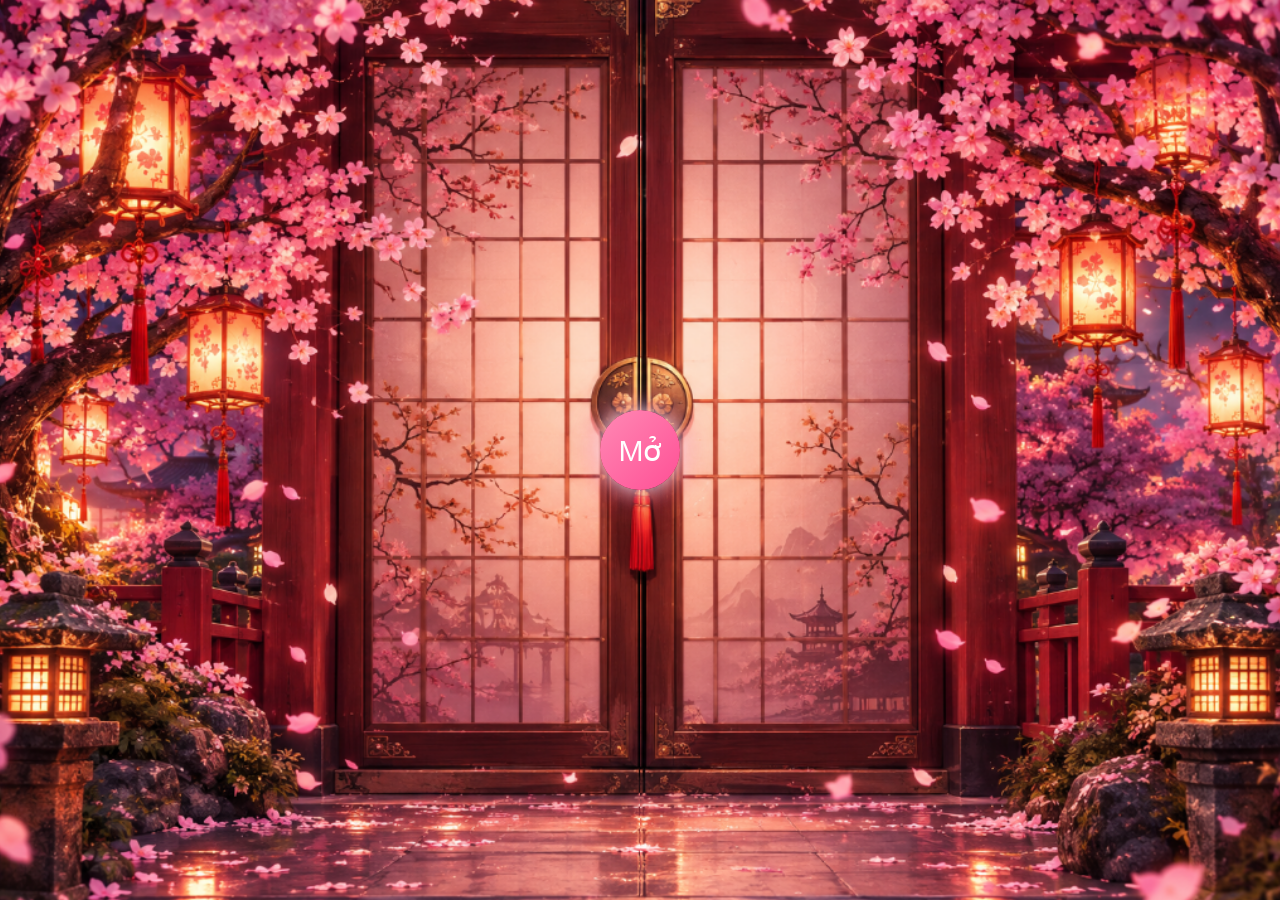
<file: index.html>
<!DOCTYPE html>
<html lang="vi">
<head>
<meta charset="UTF-8">
<meta name="viewport" content="width=device-width, initial-scale=1.0">

<title>Tạm Biệt Hương</title>

<link href="https://fonts.googleapis.com/css2?family=Dancing+Script:wght@700&family=Quicksand:wght@400;600&display=swap" rel="stylesheet">

<link rel="stylesheet" href="css/index.css">
</head>

<body>

<audio id="bgMusic">
    <source src="./img/naruto-main-theme_WWNB6pAx.mp3" type="audio/mpeg">
</audio>

<div id="intro">

    <div class="door left"></div>
    <div class="door right"></div>

    <button id="unlockBtn">
        Mở
    </button>

</div>


<div id="passwordModal">

    <div class="password-box">

        <h2>🌸 Đang Khóa 🌸</h2>

        <p>Nhập sai ăn bọp tay</p>

        <div class="password-input">

            <input
                type="password"
                id="doorPassword"
                placeholder="Mật khẩu"
            >

            <button id="togglePassword">
                👁
            </button>

        </div>

        <p id="passwordError"></p>

        <button id="confirmPassword">
            Mở Cửa
        </button>

    </div>

</div>


<div id="mainContent">

    <div class="container">

        <h1>🌸Tạm Biệt Huỳnh Hương 🌸</h1>

        <p>
            Có một món quà nhỏ đang chờ bà phía sau...
            <br>
            Từ Văn Đạt
        </p>

        <button id="startBtn">
            Bắt Đầu
        </button>

    </div>

</div>

<script src="js/index.js"></script>

</body>
</html>
</file>
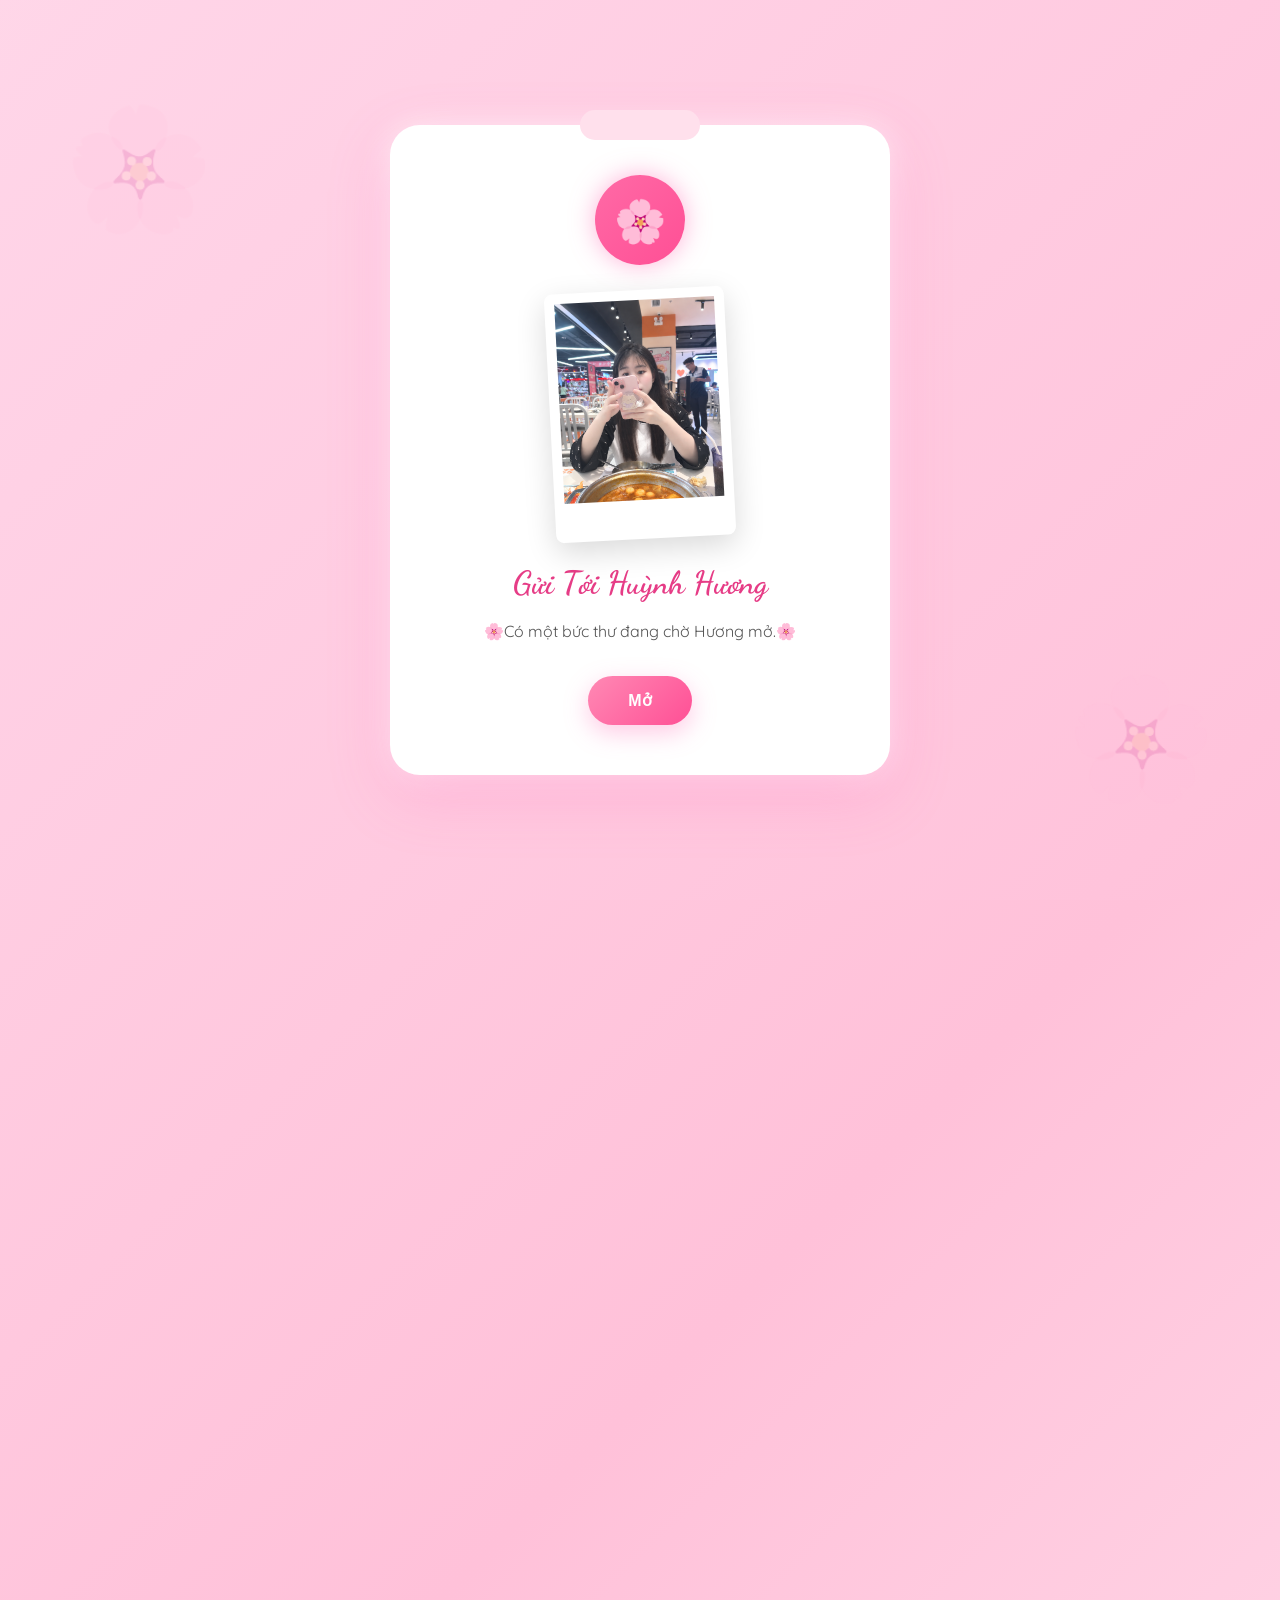
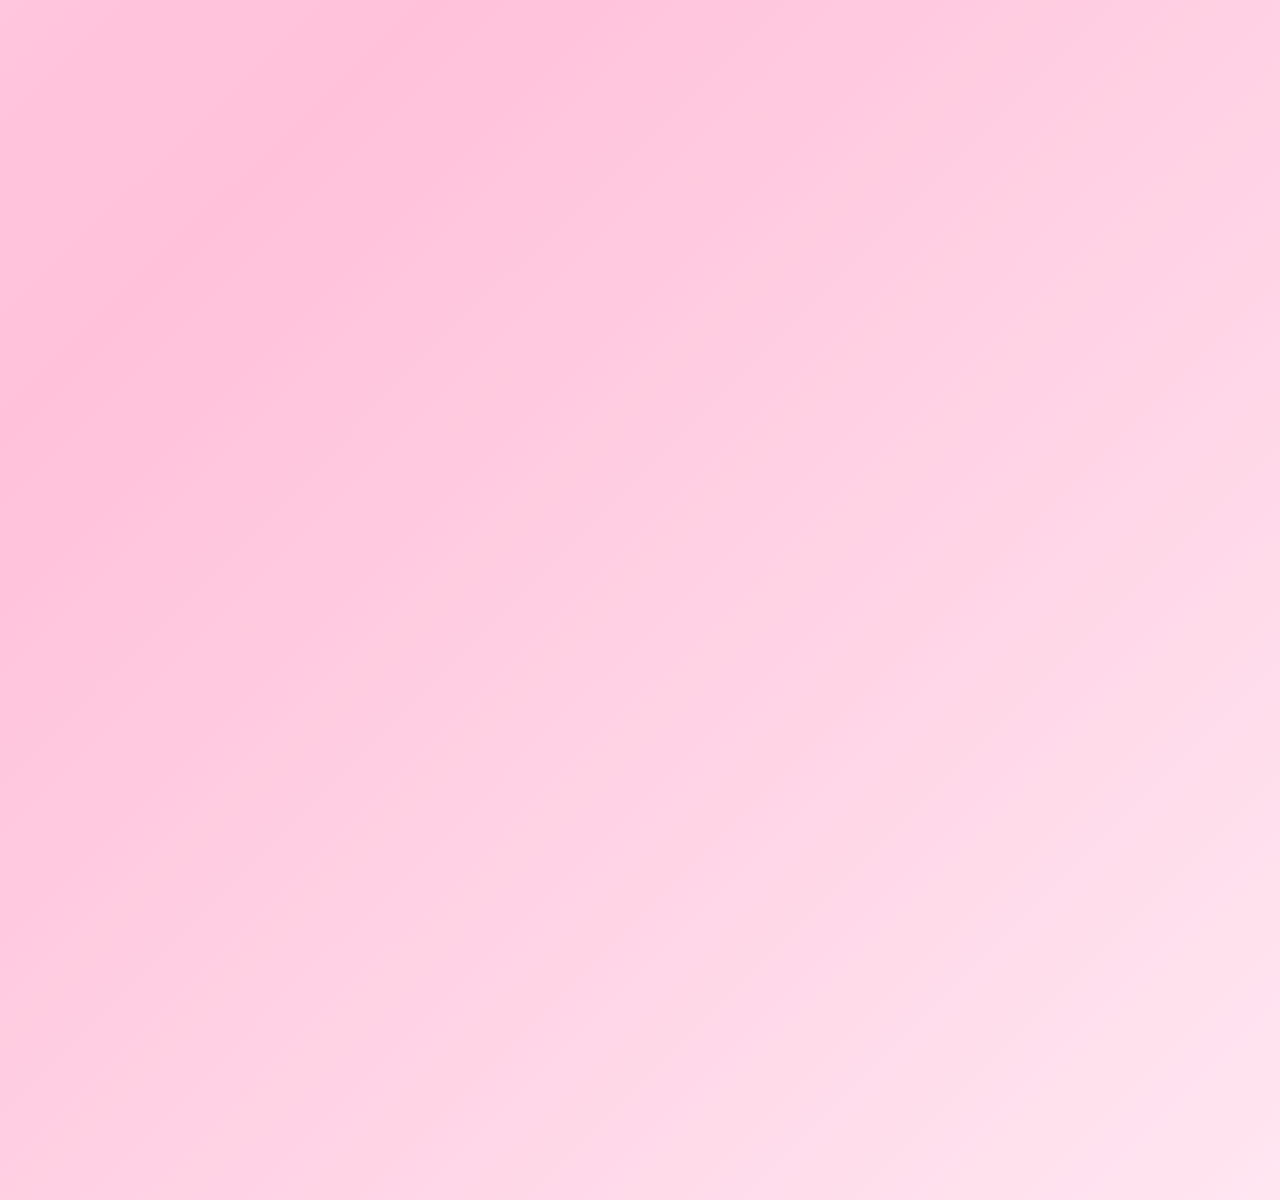
<file: home.html>
<!DOCTYPE html>
<html lang="vi">

<head>
    <meta charset="UTF-8">
    <meta name="viewport" content="width=device-width, initial-scale=1.0">

    <title>Đôi Lời Từ Văn Đạt</title>

    <link href="https://fonts.googleapis.com/css2?family=Quicksand:wght@400;500;700&family=Dancing+Script:wght@700&display=swap" rel="stylesheet">

    <link rel="stylesheet" href="./css/home.css">
</head>

<body>

    <audio id="bgMusic" loop>
        <source src="./img/Gió (Remix).mp3" type="audio/mpeg">
    </audio>

   <div id="letterIntro">

    <div class="envelope">

        <div class="seal">
            🌸
        </div>

        <div class="photo-frame">
    <img
        src="./img/anhh.png"
        alt="Huỳnh Hương"
        class="letter-img"
    >
</div>

        <h2>Gửi Tới Huỳnh Hương</h2>

        <p>
            🌸Có một bức thư  
            đang chờ Hương mở.🌸
        </p>

        <button id="openLetterBtn">
             Mở 
        </button>

    </div>

</div>
</div>

    <section class="hero">

        <div class="hero-card">

            <img
                src="./img/anh.jpg"
                alt="Bé Hương"
                class="hero-img">

            <h1> Huỳnh Hương </h1>

            <p>
                Nếu Hương đang đọc những dòng này,
                thì chắc chỉ còn một thời gian ngắn nữa thôi là bà sẽ bắt đầu hành trình mới ở Nhật.

                Tui không biết nên tặng Hương món quà gì.

                Nên tui làm một trang web nhỏ này,
                để viết ra lời tạm biệt gửi Hương.
            </p>

            <p>
                <h3>Ký tên</h3> <p></p>
                <i><h4>Văn Đạt</h4></i>
            </p>

            <a href="#letter" class="btn">
                Ấn vào đây để đọc lời gửi của tui 
            </a>

        </div>

    </section>

    <section>

        <h2 class="title">
            ⏳ Đếm Ngược Đến Hành Trình Mới ⏳
        </h2>

        <div class="countdown">

            <div class="box">
                <span id="days">0</span>
                <span>Ngày</span>
            </div>

            <div class="box">
                <span id="hours">0</span>
                <span>Giờ</span>
            </div>

            <div class="box">
                <span id="minutes">0</span>
                <span>Phút</span>
            </div>

            <div class="box">
                <span id="seconds">0</span>
                <span>Giây</span>
            </div>

        </div>

    </section>
  
    <section id="letter">

        <h2 class="title">
            💌 Những Điều Tui Muốn Nói  💌
        </h2>

        <div class="card reveal">
            <h2>🌷 Cảm Ơn</h2>
            <p>
                Cảm ơn Hương vì những lần trò chuyện,
                những tiếng cười và những kỷ niệm mà tui sẽ luôn nhớ.
            </p>
        </div>

        <div class="card reveal">
            <h2>✈️ Chuyến Đi Mới</h2>
            <p>
                Nhật Bản sẽ là nơi bắt đầu cho rất nhiều điều mới mẻ.

                Tui mong bà sẽ gặp được những người tốt,
                có những trải nghiệm đẹp
                và đạt được những điều mình mong muốn.
            </p>
        </div>

        <div class="card reveal">
            <h2>🌸 Nếu Có Ngày Buồn</h2>
            <p>
                Nếu có một ngày nào đó bà cảm thấy mệt,
                cảm thấy nhớ nhà hay cô đơn,

                hãy nhớ ở Việt Nam vẫn có Văn Đạt luôn mong bà bình an.
            </p>
        </div>

        <div class="card reveal">
            <h2>💖 Lời Chúc</h2>
            <p>
                Chúc bà luôn mạnh khỏe.

                Chúc mọi dự định của bà đều thuận lợi.

                Chúc những ước mơ của bà sẽ dần trở thành hiện thực.

                Và chúc bà luôn giữ nụ cười thật tươi.
            </p>
        </div>

    </section>

    <section class="footer">

        <h2>🌸 Hẹn Gặp Lại Nhé 🌸</h2>

        <p>
            <h3>Đây không phải là lời tạm biệt.

            Chỉ là một lời chúc cho hành trình mới của Hương.

            Từ Việt Nam,
            tui vẫn luôn mong những điều tốt đẹp nhất sẽ đến với Hương.

            
            </h3>
            <br><br>

        </p>

    </section>
    
    <script src="./js/home.js"></script>

</body>

</html>
</file>
<file: css/index.css>
*{
    margin:0;
    padding:0;
    box-sizing:border-box;
}

body{
    font-family:'Quicksand',sans-serif;
    overflow:hidden;
    height:100vh;
    background:
    linear-gradient(135deg,#ffd6e8,#ffc1d9,#ffe6f1);
}

/* ===== CỬA ===== */

#intro{
    position:fixed;
    inset:0;
    z-index:9999;
}

.door{
    position:absolute;
    top:0;
    width:50%;
    height:100%;
    background-size:cover;
    background-repeat:no-repeat;
    transition:2.5s cubic-bezier(.22,1,.36,1);
}

.left{
    left:0;
    background-image:url("../img/trai.png");
    background-position:right center;
}

.right{
    right:0;
    background-image:url("../img/phai.png");
    background-position:left center;
}

#intro.open .left{
    transform:translateX(-100%);
}

#intro.open .right{
    transform:translateX(100%);
}

/* ===== NÚT MỞ KHÓA ===== */

#unlockBtn{
    position:absolute;
    left:50%;
    top:50%;
    transform:translate(-50%,-50%);

    width:80px;
    height:80px;

    border:none;
    border-radius:50%;

    background:
    linear-gradient(135deg,#ff89b4,#ff4f95);

    color:white;

    font-size:30px;
    cursor:pointer;

    box-shadow:
    0 0 20px rgba(255,255,255,.8),
    0 0 40px rgba(255,105,180,.7);

    z-index:10000;
}

#unlockBtn:hover{
    transform:translate(-50%,-50%) scale(1.1);
}

/* ===== MODAL ===== */

#passwordModal{
    position:fixed;
    inset:0;

    display:none;
    justify-content:center;
    align-items:center;

    background:rgba(0,0,0,.45);

    z-index:20000;
}

#passwordModal.show{
    display:flex;
}

.password-box{
    width:min(90%,380px);

    background:white;

    padding:30px;
    border-radius:25px;

    text-align:center;

    box-shadow:0 10px 40px rgba(0,0,0,.15);
}

.password-box h2{
    color:#e63c86;
    margin-bottom:10px;
}

.password-box p{
    color:#666;
}

.password-input{
    position:relative;
    margin-top:20px;
}

.password-input input{
    width:100%;
    padding:14px 50px 14px 15px;

    border:2px solid #ffd0e2;
    border-radius:50px;

    outline:none;
}

.password-input input:focus{
    border-color:#ff4f95;
}

#togglePassword{
    position:absolute;
    right:12px;
    top:50%;
    transform:translateY(-50%);

    border:none;
    background:none;
    cursor:pointer;
}

#passwordError{
    min-height:25px;
    color:#d63384;
    margin-top:10px;
}

#confirmPassword{
    margin-top:10px;

    border:none;
    padding:12px 30px;

    border-radius:50px;

    background:
    linear-gradient(135deg,#ff89b4,#ff4f95);

    color:white;
    cursor:pointer;
}

/* ===== NỘI DUNG ===== */

#mainContent{
    width:100%;
    height:100vh;

    display:flex;
    justify-content:center;
    align-items:center;

    opacity:0;
    transition:2s;
}

#mainContent.show{
    opacity:1;
}

.container{
    text-align:center;
    padding:20px;
}

h1{
    font-family:'Dancing Script',cursive;
    color:#e63c86;
    font-size:5rem;
    margin-bottom:20px;
}

.container p{
    color:#4f4454;
    font-size:1.2rem;
    margin-bottom:25px;
}

#startBtn{
    border:none;

    background:white;
    color:#ff4f95;

    padding:15px 40px;

    border-radius:50px;

    font-size:18px;
    font-weight:bold;

    cursor:pointer;
}

/* ===== HOA ĐÀO ===== */

.flower{
    position:absolute;
    top:-30px;
    pointer-events:none;
    animation:fall linear forwards;
}

@keyframes fall{

    from{
        transform:translateY(0) rotate(0deg);
        opacity:1;
    }

    to{
        transform:
        translateY(110vh)
        translateX(120px)
        rotate(360deg);

        opacity:0;
    }
}

/* ===== MOBILE ===== */

@media(max-width:768px){

    h1{
        font-size:3rem;
    }

    .container p{
        font-size:1rem;
    }

    #unlockBtn{
        width:70px;
        height:70px;
        font-size:24px;
    }

    #startBtn{
        padding:12px 30px;
    }
}
</file>
<file: css/home.css>
*{
    margin:0;
    padding:0;
    box-sizing:border-box;
    scroll-behavior:smooth;
}

body{
    font-family:'Quicksand',sans-serif;
    background:linear-gradient(135deg,#ffd6e8,#ffc1d9,#ffe6f1);
    overflow-x:hidden;
    color:#4a3b4f;
}

#musicBtn{
    position:fixed;
    top:20px;
    right:20px;
    z-index:9999;
    border:none;
    background:#ff4f95;
    color:white;
    padding:12px 20px;
    border-radius:30px;
    cursor:pointer;
    box-shadow:0 5px 15px rgba(0,0,0,.15);
}

.hero{
    min-height:100vh;
    display:flex;
    justify-content:center;
    align-items:center;
    text-align:center;
    padding:30px;
}

.hero-card{
    max-width:850px;
    padding:50px;
    border-radius:30px;
    backdrop-filter:blur(20px);
    background:rgba(255,255,255,.15);
    border:1px solid rgba(255,255,255,.25);
    box-shadow:0 20px 50px rgba(255,105,180,.25);
}

.hero-img{
    width:260px;
    height:260px;
    object-fit:cover;
    border-radius:50%;
    border:6px solid rgba(255,255,255,.9);
    margin-bottom:25px;
    box-shadow:
        0 0 25px rgba(255,255,255,.8),
        0 0 60px rgba(255,105,180,.5);
    animation:float 3s ease-in-out infinite;
}

.hero h1{
    font-size:5rem;
    color:#ff4f95;
    font-family:'Dancing Script',cursive;
}

.hero p{
    margin-top:25px;
    font-size:1.2rem;
    line-height:1.9;
}

.btn{
    margin-top:30px;
    display:inline-block;
    padding:15px 35px;
    border-radius:50px;
    text-decoration:none;
    background:white;
    color:#ff4f95;
    font-weight:bold;
    transition:.3s;
}

.btn:hover{
    transform:scale(1.05);
}

section{
    padding:100px 20px;
}

.title{
    text-align:center;
    font-size:3rem;
    margin-bottom:50px;
    color:#ff4f95;
    font-family:'Dancing Script',cursive;
}

.card{
    max-width:850px;
    margin:auto;
    margin-bottom:30px;
    padding:35px;
    border-radius:25px;
    background:rgba(255,255,255,.15);
    backdrop-filter:blur(15px);
    border:1px solid rgba(255,255,255,.2);
    box-shadow:0 10px 25px rgba(0,0,0,.08);

    transform:translateY(50px);
    opacity:0;
    transition:1s;
}

.card.show{
    opacity:1;
    transform:translateY(0);
}

.card h2{
    margin-bottom:15px;
}

.card p{
    line-height:1.9;
}

.countdown{
    display:flex;
    justify-content:center;
    gap:20px;
    flex-wrap:wrap;
}

.box{
    width:120px;
    height:120px;
    background:rgba(255,255,255,.2);
    border-radius:25px;

    display:flex;
    flex-direction:column;
    justify-content:center;
    align-items:center;

    backdrop-filter:blur(10px);
}

.box span:first-child{
    font-size:2rem;
    font-weight:bold;
}

.footer{
    text-align:center;
    padding:100px 20px;
}

.footer h2{
    font-size:4rem;
    color:#ff4f95;
    font-family:'Dancing Script',cursive;
}

.sakura,
.heart{
    position:fixed;
    top:-20px;
    pointer-events:none;
    z-index:999;
    animation:fall linear forwards;
}

@keyframes fall{
    to{
        transform:translateY(110vh) rotate(360deg);
        opacity:0;
    }
}

@keyframes float{
    0%,100%{
        transform:translateY(0);
    }

    50%{
        transform:translateY(-12px);
    }
}

@media(max-width:768px){

.hero h1{
    font-size:3rem;
}

.hero-card{
    padding:30px;
}

.hero-img{
    width:200px;
    height:200px;
}

.title{
    font-size:2.2rem;
}

}
/* =========================
   THIỆP MỞ ĐẦU
========================= */

#letterIntro{
    position:fixed;
    inset:0;

    display:flex;
    justify-content:center;
    align-items:center;

    background:
    linear-gradient(
        135deg,
        rgba(255,214,232,.98),
        rgba(255,193,217,.98)
    );

    z-index:99999;

    overflow:hidden;

    transition:1s;
}

#letterIntro.hide{
    opacity:0;
    visibility:hidden;
}

#letterIntro::before,
#letterIntro::after{

    content:"🌸";

    position:absolute;

    font-size:120px;

    opacity:.15;

    animation:spin 15s linear infinite;
}

#letterIntro::before{
    top:10%;
    left:5%;
}

#letterIntro::after{
    bottom:10%;
    right:5%;
}

.envelope{

    width:min(90%,500px);

    background:white;

    padding:50px 35px;

    border-radius:30px;

    text-align:center;

    position:relative;

    box-shadow:
        0 20px 60px rgba(255,105,180,.25),
        0 0 30px rgba(255,255,255,.7);

    animation:floatCard 4s ease-in-out infinite;
}

.envelope::before{

    content:"";

    position:absolute;

    top:-15px;
    left:50%;

    transform:translateX(-50%);

    width:120px;
    height:30px;

    background:#ffe0ec;

    border-radius:20px;
}

.seal{

    width:90px;
    height:90px;

    margin:auto;

    border-radius:50%;

    background:
    linear-gradient(
        135deg,
        #ff6aa6,
        #ff4f95
    );

    display:flex;
    justify-content:center;
    align-items:center;

    color:white;

    font-size:42px;

    box-shadow:
        0 0 25px rgba(255,105,180,.5);

    margin-bottom:25px;
}

.envelope h2{

    color:#e63c86;

    font-size:2rem;

    margin-bottom:15px;

    font-family:'Dancing Script',cursive;
}

.envelope p{

    color:#555;

    line-height:1.8;

    margin-bottom:30px;
}

#openLetterBtn{

    border:none;

    padding:15px 40px;

    border-radius:50px;

    background:
    linear-gradient(
        135deg,
        #ff89b4,
        #ff4f95
    );

    color:white;

    font-size:16px;
    font-weight:bold;

    cursor:pointer;

    transition:.3s;

    box-shadow:
        0 8px 25px rgba(255,105,180,.35);
}

#openLetterBtn:hover{

    transform:scale(1.08);

    box-shadow:
        0 12px 35px rgba(255,105,180,.5);
}

body.waiting .hero,
body.waiting section{
    opacity:0;
}

body.ready .hero,
body.ready section{
    opacity:1;
    transition:1.5s;
}

@keyframes floatCard{

    0%,100%{
        transform:translateY(0);
    }

    50%{
        transform:translateY(-12px);
    }
}

@keyframes spin{

    from{
        transform:rotate(0deg);
    }

    to{
        transform:rotate(360deg);
    }
}

@media(max-width:768px){

    .envelope{

        width:92%;

        padding:35px 25px;
    }

    .envelope h2{
        font-size:1.6rem;
    }

    .seal{

        width:75px;
        height:75px;

        font-size:34px;
    }

    #openLetterBtn{

        width:100%;
    }
}
.photo-frame{

    width:180px;

    background:white;

    padding:10px 10px 35px;

    margin:15px auto 25px;

    border-radius:8px;

    box-shadow:
        0 10px 30px rgba(0,0,0,.15);

    transform:rotate(-3deg);
}

.photo-frame .letter-img{

    width:100%;
    height:200px;

    border-radius:0;
    border:none;

    margin:0;

    object-fit:cover;
}
</file>
